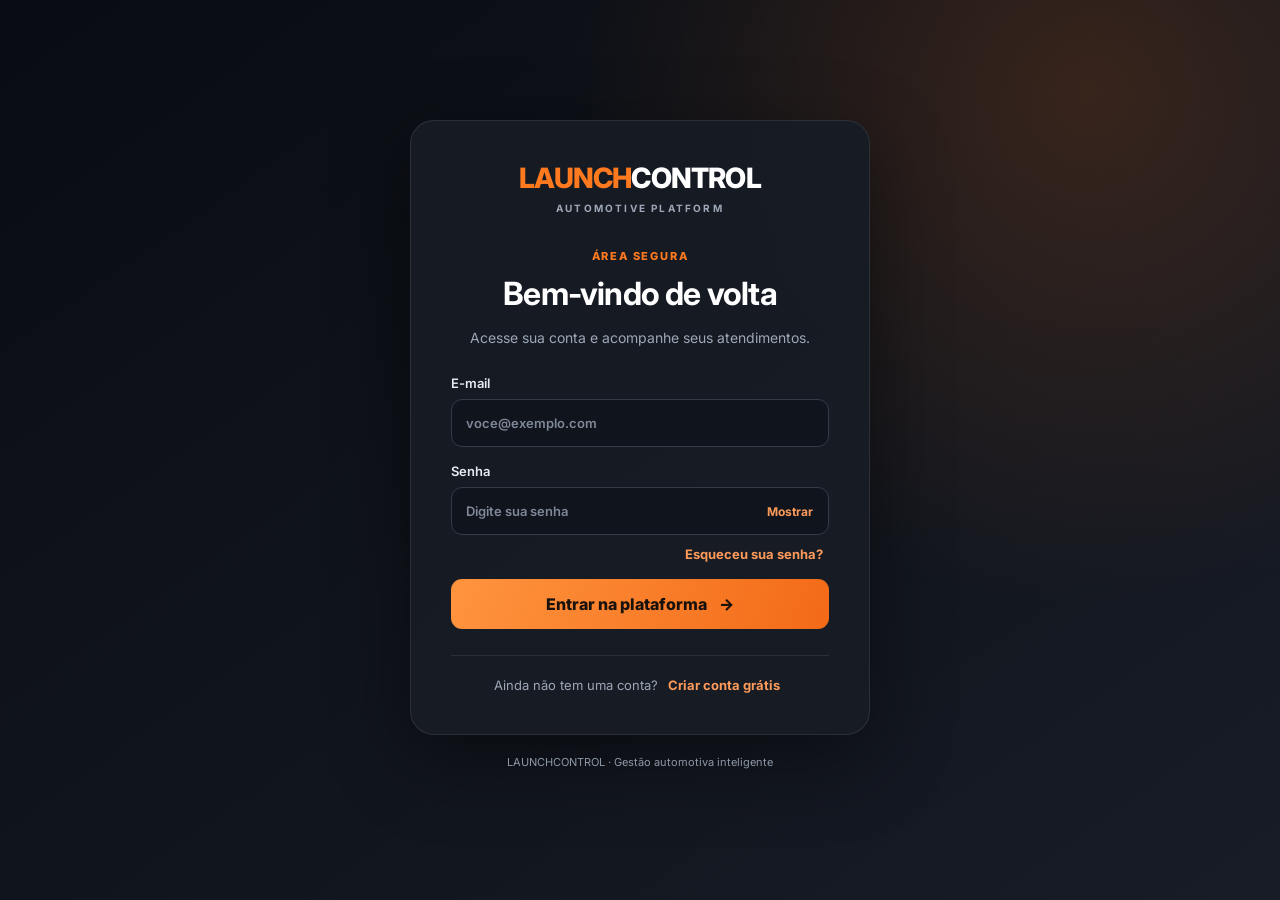
<file: LaunchControl/index.html>
<!DOCTYPE html>
<html lang="pt-BR">
<head>
    <!--
        PROJETO: LaunchControl
        Sistema de Gestão para Oficinas Automotivas

        Estrutura principal do frontend.

        O HTML foi mantido simples porque as telas
        e funcionalidades do sistema são carregadas
        dinamicamente pelo JavaScript.
    -->

    <meta charset="UTF-8">

    <!--
        Permite que a interface se adapte
        a computadores, tablets e celulares.
    -->
    <meta
        name="viewport"
        content="width=device-width, initial-scale=1.0"
    >

    <!-- Título exibido na aba do navegador -->
    <title>LaunchControl | Gestão Automotiva</title>

    <!--
        Arquivo responsável pela aparência do sistema,
        incluindo cores, formulários e responsividade.
    -->
    <link rel="stylesheet" href="./style.css">
</head>

<body>
    <!--
        ELEMENTO PRINCIPAL DA APLICAÇÃO

        O JavaScript utiliza o identificador "app"
        para apresentar as telas do LaunchControl.

        Login, cadastro, dashboard, solicitações,
        veículos, orçamentos e demais funcionalidades
        são renderizados dentro deste elemento.

        Essa estrutura permite navegar entre as telas
        sem criar um arquivo HTML para cada página.
    -->
    <div id="app"></div>

    <!--
        JAVASCRIPT PRINCIPAL

        Responsável pela comunicação com o backend,
        autenticação, navegação e gerenciamento
        das funcionalidades da interface.

        O atributo defer permite carregar o script
        sem bloquear o processamento do HTML.
    -->
    <script src="./app.js" defer></script>
</body>
</html>
</file>
<file: LaunchControl/style.css>
/* Importa a fonte utilizada na interface. */
@import url('https://fonts.googleapis.com/css2?family=Inter:wght@400;500;600;700;800&display=swap');

/* Configurações gerais de fonte, cor e fundo. */
:root {
  font-family: Inter, Arial, sans-serif;
  color: #1e2531;
  background: #f4f5f8;
}

/* Padroniza o cálculo de tamanho dos elementos. */
* {
  box-sizing: border-box;
}

body {
  margin: 0;
}

/* Faz os controles utilizarem a fonte do sistema. */
button,
input,
select,
textarea {
  font: inherit;
}

button {
  cursor: pointer;
}

/* ==========================================
   LOGIN - ESTRUTURA ORIGINAL
   ========================================== */

/* Centraliza o formulário de autenticação na tela. */
.login {
  min-height: 100vh;
  background: #111827;
  display: grid;
  place-items: center;
  padding: 20px;
}

/* Define o cartão de autenticação. */
.auth {
  background: white;
  padding: 34px;
  border-radius: 18px;
  width: min(470px, 100%);
  box-shadow: 0 25px 70px #0006;
}

/* ==========================================
   IDENTIDADE VISUAL
   ========================================== */

/* Logo principal do LaunchControl. */
.logo {
  font-size: 25px;
  font-weight: 800;
  color: #f97316;
}

.logo span {
  color: #fff;
}

/* Ajusta a segunda parte do logo na tela de login. */
.auth .logo span {
  color: #222;
}

/* Textos auxiliares utilizados no sistema. */
.muted {
  color: #7c8492;
  font-size: 13px;
}

.auth h1 {
  font-size: 22px;
}

/* ==========================================
   FORMULÁRIOS
   ========================================== */

/* Organiza os rótulos e campos de entrada. */
.field {
  display: grid;
  gap: 7px;
  margin: 13px 0;
  font-size: 13px;
  font-weight: 600;
}

/* Estilo padrão dos campos de formulário. */
input,
select,
textarea {
  padding: 12px;
  border: 1px solid #d8dce4;
  border-radius: 9px;
  background: white;
  width: 100%;
  color: #202635;
}

/* Altura mínima dos campos de texto maiores. */
textarea {
  min-height: 85px;
}

/* ==========================================
   BOTÕES
   ========================================== */

/* Botão principal utilizado nas ações do sistema. */
.btn {
  border: 0;
  background: #f97316;
  color: white;
  border-radius: 9px;
  padding: 11px 17px;
  font-weight: 700;
}

/* Efeito ao posicionar o cursor sobre o botão. */
.btn:hover {
  background: #ea580c;
}

/* Botão secundário para ações alternativas. */
.btn.secondary {
  background: #e9ebf0;
  color: #242936;
}

/* Botão de ações que exigem atenção, como exclusões. */
.btn.danger {
  background: #b91c1c;
}

/* Botões com aparência de link. */
.link {
  background: none;
  border: 0;
  color: #ea580c;
  font-weight: 700;
}

/* ==========================================
   ESTRUTURA PRINCIPAL
   ========================================== */

/* Divide a interface entre menu lateral e conteúdo. */
.layout {
  display: flex;
  min-height: 100vh;
}

/* ==========================================
   MENU LATERAL
   ========================================== */

/* Define o tamanho e a aparência da barra lateral. */
.sidebar {
  background: #151b26;
  color: #cbd2dd;
  width: 245px;
  min-width: 245px;
  padding: 25px 14px;
}

/* Posiciona o logo dentro do menu. */
.sidebar .logo {
  padding: 0 13px 28px;
}

/* Estilo padrão dos itens de navegação. */
.nav {
  display: block;
  border: 0;
  background: none;
  color: #b6bfcd;
  padding: 13px 15px;
  width: 100%;
  text-align: left;
  border-radius: 10px;
  margin-bottom: 4px;
}

/* Destaca a página selecionada e o item sob o cursor. */
.nav:hover,
.nav.active {
  background: #f97316;
  color: #fff;
}

/* ==========================================
   ÁREA PRINCIPAL
   ========================================== */

/* Ocupa o espaço disponível ao lado do menu. */
.main {
  flex: 1;
  min-width: 0;
}

/* Cabeçalho com informações do usuário e botão de saída. */
.top {
  display: flex;
  justify-content: space-between;
  align-items: center;
  background: white;
  padding: 20px 30px;
  border-bottom: 1px solid #e6e8ed;
  gap: 12px;
}

/* Área onde são exibidas as telas e funcionalidades. */
.content {
  padding: 26px 30px;
  max-width: 1400px;
  margin: auto;
}

/* Organização dos títulos das páginas. */
.heading {
  display: flex;
  justify-content: space-between;
  align-items: center;
  gap: 12px;
  flex-wrap: wrap;
}

.heading h1 {
  font-size: 25px;
  margin: 4px 0 18px;
}

/* ==========================================
   DASHBOARD
   ========================================== */

/* Organiza os indicadores do painel em colunas adaptáveis. */
.grid {
  display: grid;
  grid-template-columns: repeat(auto-fit, minmax(190px, 1fr));
  gap: 16px;
  margin-bottom: 22px;
}

/* Aparência dos cartões e painéis do sistema. */
.card,
.panel {
  background: white;
  border: 1px solid #e7e9ef;
  border-radius: 13px;
  padding: 21px;
  box-shadow: 0 2px 7px #1e293b08;
}

/* Destaque dos valores exibidos nos indicadores. */
.card strong {
  display: block;
  font-size: 29px;
  margin-top: 12px;
  color: #f97316;
}

/* ==========================================
   PAINÉIS
   ========================================== */

/* Espaçamento e rolagem dos painéis. */
.panel {
  margin-bottom: 18px;
  overflow: auto;
}

/* Títulos internos dos painéis. */
.panel h2 {
  font-size: 17px;
  margin: 0 0 16px;
}

/* ==========================================
   TABELAS
   ========================================== */

/* Estrutura das tabelas de registros. */
table {
  width: 100%;
  border-collapse: collapse;
  font-size: 13px;
}

/* Células e cabeçalhos das tabelas. */
th,
td {
  padding: 13px 10px;
  text-align: left;
  border-bottom: 1px solid #edf0f4;
}

/* Diferencia visualmente os cabeçalhos. */
th {
  color: #687386;
}

/* Espaçamento entre botões nas tabelas. */
td button {
  margin: 2px;
}

/* ==========================================
   STATUS E MENSAGENS
   ========================================== */

/* Etiquetas utilizadas para indicar status. */
.pill {
  border-radius: 99px;
  background: #fff1e7;
  color: #b45309;
  padding: 5px 9px;
  font-size: 11px;
  font-weight: 700;
  white-space: nowrap;
}

/* Mensagem exibida quando não existem registros. */
.empty {
  padding: 28px;
  text-align: center;
  color: #7d8490;
}

/* ==========================================
   FORMULÁRIOS EM COLUNAS
   ========================================== */

/* Distribui campos automaticamente conforme o espaço disponível. */
.formgrid {
  display: grid;
  grid-template-columns: repeat(auto-fit, minmax(190px, 1fr));
  gap: 0 16px;
}

/* ==========================================
   NOTIFICAÇÕES VISUAIS
   ========================================== */

/* Mensagem padrão de retorno de operações. */
.notice {
  padding: 12px;
  border-radius: 9px;
  margin: 10px 0;
  background: #fef3c7;
  color: #78350f;
}

/* Mensagem de erro. */
.notice.error {
  background: #fee2e2;
  color: #991b1b;
}

/* Mensagem de sucesso. */
.notice.ok {
  background: #dcfce7;
  color: #166534;
}

/* ==========================================
   AÇÕES E UTILITÁRIOS
   ========================================== */

/* Organiza vários botões na mesma área. */
.actions {
  display: flex;
  gap: 8px;
  flex-wrap: wrap;
}

/* Oculta elementos quando necessário. */
.hidden {
  display: none !important;
}

/* ==========================================
   RESPONSIVIDADE DO SISTEMA
   ========================================== */

/* Adapta o menu e o conteúdo para telas menores. */
@media (max-width: 760px) {
  .layout {
    display: block;
  }

  .sidebar {
    width: 100%;
    padding: 12px;
    display: flex;
    gap: 5px;
    overflow: auto;
    align-items: center;
  }

  .sidebar .logo {
    padding: 5px 10px;
    font-size: 18px;
  }

  .nav {
    white-space: nowrap;
    width: auto;
    margin: 0;
  }

  .top,
  .content {
    padding: 16px;
  }

  .top {
    flex-wrap: wrap;
  }
}

/* ==========================================
   AJUSTE DO LOGO NA BARRA LATERAL
   ========================================== */

/* Mantém o dimensionamento do menu lateral. */
.sidebar {
  box-sizing: border-box;
}

/* Impede que o nome LaunchControl seja cortado ou quebrado. */
.sidebar .logo,
.sidebar .brand,
.sidebar .brand-name {
  font-size: 18px !important;
  letter-spacing: -0.6px !important;
  white-space: nowrap;
}

/* ==========================================
   LAUNCHCONTROL — PREMIUM DESIGN SYSTEM
   ========================================== */

/* Variáveis utilizadas na identidade visual premium. */
:root {
  --lc-orange: #ff791f;
  --lc-orange-hover: #ea6312;
  --lc-dark: #0e1118;
  --lc-surface: #171c25;
  --lc-border: #343b48;
  --lc-text: #f8fafc;
  --lc-muted: #9da7b7;
}

/* ==========================================
   LOGIN E CADASTRO PREMIUM
   ========================================== */

/* Fundo escuro com iluminação alaranjada. */
.login.lc-auth-page {
  min-height: 100vh;
  padding: 32px 16px;
  display: flex;
  flex-direction: column;
  align-items: center;
  justify-content: center;
  background:
    radial-gradient(
      circle at 85% 10%,
      rgba(255, 121, 31, 0.17),
      transparent 38%
    ),
    linear-gradient(145deg, #090c12, #171c26);
}

/* Cartão premium utilizado nas telas de autenticação. */
.auth.lc-auth-card {
  width: min(100%, 460px);
  padding: 40px;
  background: rgba(23, 28, 37, 0.97);
  border: 1px solid rgba(255, 255, 255, 0.09);
  border-radius: 24px;
  color: var(--lc-text);
  box-shadow: 0 25px 80px rgba(0, 0, 0, 0.45);
}

/* ==========================================
   IDENTIDADE VISUAL PREMIUM
   ========================================== */

/* Espaçamento da marca na autenticação. */
.lc-brand {
  margin-bottom: 30px;
}

/* Nome LaunchControl com destaque alaranjado. */
.lc-brand .logo {
  font-size: clamp(21px, 5vw, 28px);
  font-weight: 800;
  letter-spacing: -0.8px;
  white-space: nowrap;
  color: var(--lc-orange);
}

/* Segunda parte do nome em branco. */
.lc-brand .logo span {
  color: #ffffff;
}

/* Texto auxiliar abaixo da marca. */
.lc-brand-caption {
  display: block;
  margin-top: 7px;
  font-size: 10px;
  font-weight: 700;
  letter-spacing: 2.2px;
  color: var(--lc-muted);
}

/* Pequeno título acima do cabeçalho. */
.lc-eyebrow {
  color: var(--lc-orange);
  font-size: 11px;
  font-weight: 800;
  letter-spacing: 1.8px;
}

/* ==========================================
   CABEÇALHO DA AUTENTICAÇÃO
   ========================================== */

/* Espaçamento entre o título e os formulários. */
.lc-auth-heading {
  margin-bottom: 26px;
}

/* Título principal do login e cadastro. */
.lc-auth-heading h1 {
  margin: 10px 0;
  color: #ffffff;
  font-size: clamp(25px, 5vw, 32px);
  letter-spacing: -0.8px;
}

/* Texto explicativo das telas de autenticação. */
.lc-auth-heading p {
  color: var(--lc-muted);
  font-size: 14px;
  line-height: 1.6;
}

/* ==========================================
   FORMULÁRIOS PREMIUM
   ========================================== */

/* Distribui os campos verticalmente. */
.lc-auth-form {
  display: flex;
  flex-direction: column;
  gap: 16px;
}

/* Rótulos dos campos do login e cadastro. */
.lc-auth-form .field {
  display: flex;
  flex-direction: column;
  gap: 8px;
  margin: 0;
  color: #e6ebf3;
  font-size: 13px;
  font-weight: 600;
}

/* Campos escuros da autenticação. */
.lc-auth-form input,
.lc-auth-form select {
  width: 100%;
  min-height: 48px;
  padding: 12px 14px;
  border: 1px solid var(--lc-border);
  border-radius: 11px;
  background: #10141c;
  color: #ffffff;
  outline: none;
  transition: border-color .2s, box-shadow .2s;
}

/* Destaque laranja ao selecionar um campo. */
.lc-auth-form input:focus,
.lc-auth-form select:focus {
  border-color: var(--lc-orange);
  box-shadow: 0 0 0 3px rgba(255, 121, 31, .15);
}

/* Cor dos exemplos exibidos nos campos. */
.lc-auth-form input::placeholder {
  color: #7e8898;
}

/* ==========================================
   VISIBILIDADE DA SENHA
   ========================================== */

/* Posiciona o botão de mostrar senha dentro do campo. */
.lc-password-field {
  display: flex;
  position: relative;
  align-items: center;
}

/* Reserva espaço para o botão de visibilidade. */
.lc-password-field input {
  padding-right: 82px;
}

/* Botão utilizado para mostrar ou ocultar a senha. */
.lc-eye-button {
  position: absolute;
  right: 8px;
  padding: 8px;
  border: none;
  background: transparent;
  color: #ff9b5a;
  font-size: 12px;
  font-weight: 700;
}

/* ==========================================
   RECUPERAÇÃO DE SENHA
   ========================================== */

/* Alinha o botão de recuperação à direita. */
.lc-forgot-row {
  display: flex;
  justify-content: flex-end;
  margin-top: -6px;
}

/* Links utilizados nas telas de autenticação. */
.lc-auth-card .link {
  color: #ff9b5a;
  background: transparent;
  border: none;
  font-size: 13px;
  font-weight: 700;
}

/* Efeito visual ao passar o cursor sobre os links. */
.lc-auth-card .link:hover {
  color: #ffc096;
  text-decoration: underline;
}

/* ==========================================
   BOTÃO PRINCIPAL PREMIUM
   ========================================== */

/* Botão de login, cadastro e recuperação de senha. */
.lc-auth-card .lc-submit {
  width: 100%;
  min-height: 50px;
  display: flex;
  justify-content: center;
  align-items: center;
  gap: 12px;
  padding: 12px 18px;
  border: none;
  border-radius: 11px;
  background: linear-gradient(110deg, #ff943f, #f36a17);
  color: #18110c;
  font-weight: 800;
  transition: transform .2s, filter .2s;
}

/* Animação ao posicionar o cursor sobre o botão. */
.lc-auth-card .lc-submit:hover {
  background: linear-gradient(110deg, #ffa052, #ff791f);
  transform: translateY(-2px);
}

/* Aparência do botão durante o processamento. */
.lc-auth-card .lc-submit:disabled {
  opacity: .6;
  cursor: wait;
}

/* ==========================================
   RODAPÉ DA AUTENTICAÇÃO
   ========================================== */

/* Área com links para alternar entre login e cadastro. */
.lc-auth-footer {
  margin-top: 26px;
  padding-top: 20px;
  border-top: 1px solid rgba(255, 255, 255, .09);
  text-align: center;
  color: var(--lc-muted);
  font-size: 13px;
}

/* Texto localizado abaixo do cartão de autenticação. */
.lc-auth-bottom {
  margin-top: 20px;
  color: #8d97a6;
  font-size: 11px;
  text-align: center;
}

/* ==========================================
   RESPONSIVIDADE DO LOGIN PREMIUM
   ========================================== */

/* Ajusta o cartão e o logo em celulares pequenos. */
@media (max-width: 480px) {
  .auth.lc-auth-card {
    padding: 26px 20px;
    border-radius: 18px;
  }

  .lc-brand .logo {
    font-size: 22px;
  }
}

/* ==========================================
   CENTRALIZAÇÃO DAS TELAS DE AUTENTICAÇÃO
   ========================================== */

/* Centraliza o cartão na área visível da página. */
.login.lc-auth-page {
  min-height: 100vh;
  min-height: 100dvh;
  display: flex;
  flex-direction: column;
  align-items: center;
  justify-content: center;
}

/* Centraliza a identidade visual e os textos do cartão. */
.auth.lc-auth-card {
  margin-left: auto;
  margin-right: auto;
  text-align: center;
}

.lc-brand,
.lc-auth-heading {
  text-align: center;
}

/* Mantém o formulário com a largura do cartão. */
.lc-auth-form {
  width: 100%;
  margin-left: auto;
  margin-right: auto;
}

/* Rótulos e conteúdo dos campos continuam fáceis de ler. */
.lc-auth-form .field,
.lc-auth-form input,
.lc-auth-form select,
.lc-auth-form textarea {
  text-align: left;
}

/* Mantém o rodapé centralizado. */
.lc-auth-footer,
.lc-auth-bottom {
  text-align: center;
}
</file>
